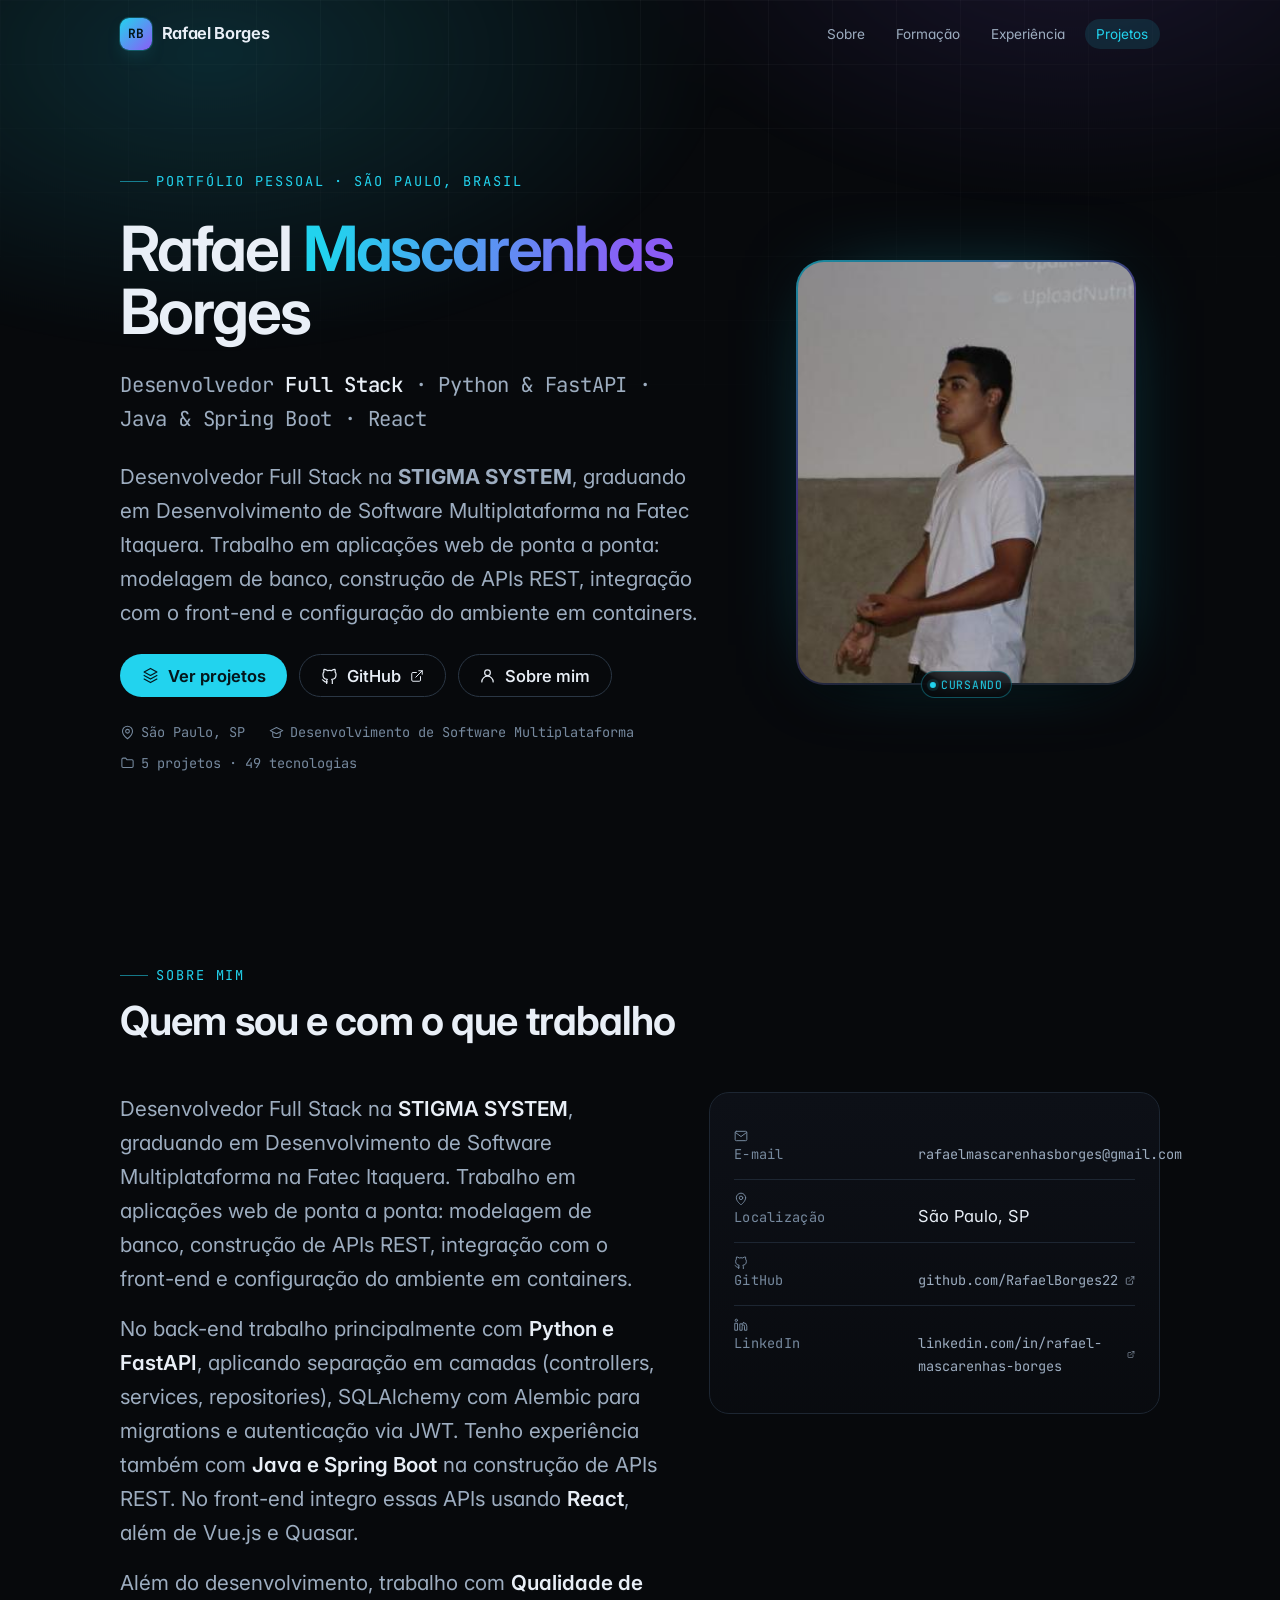
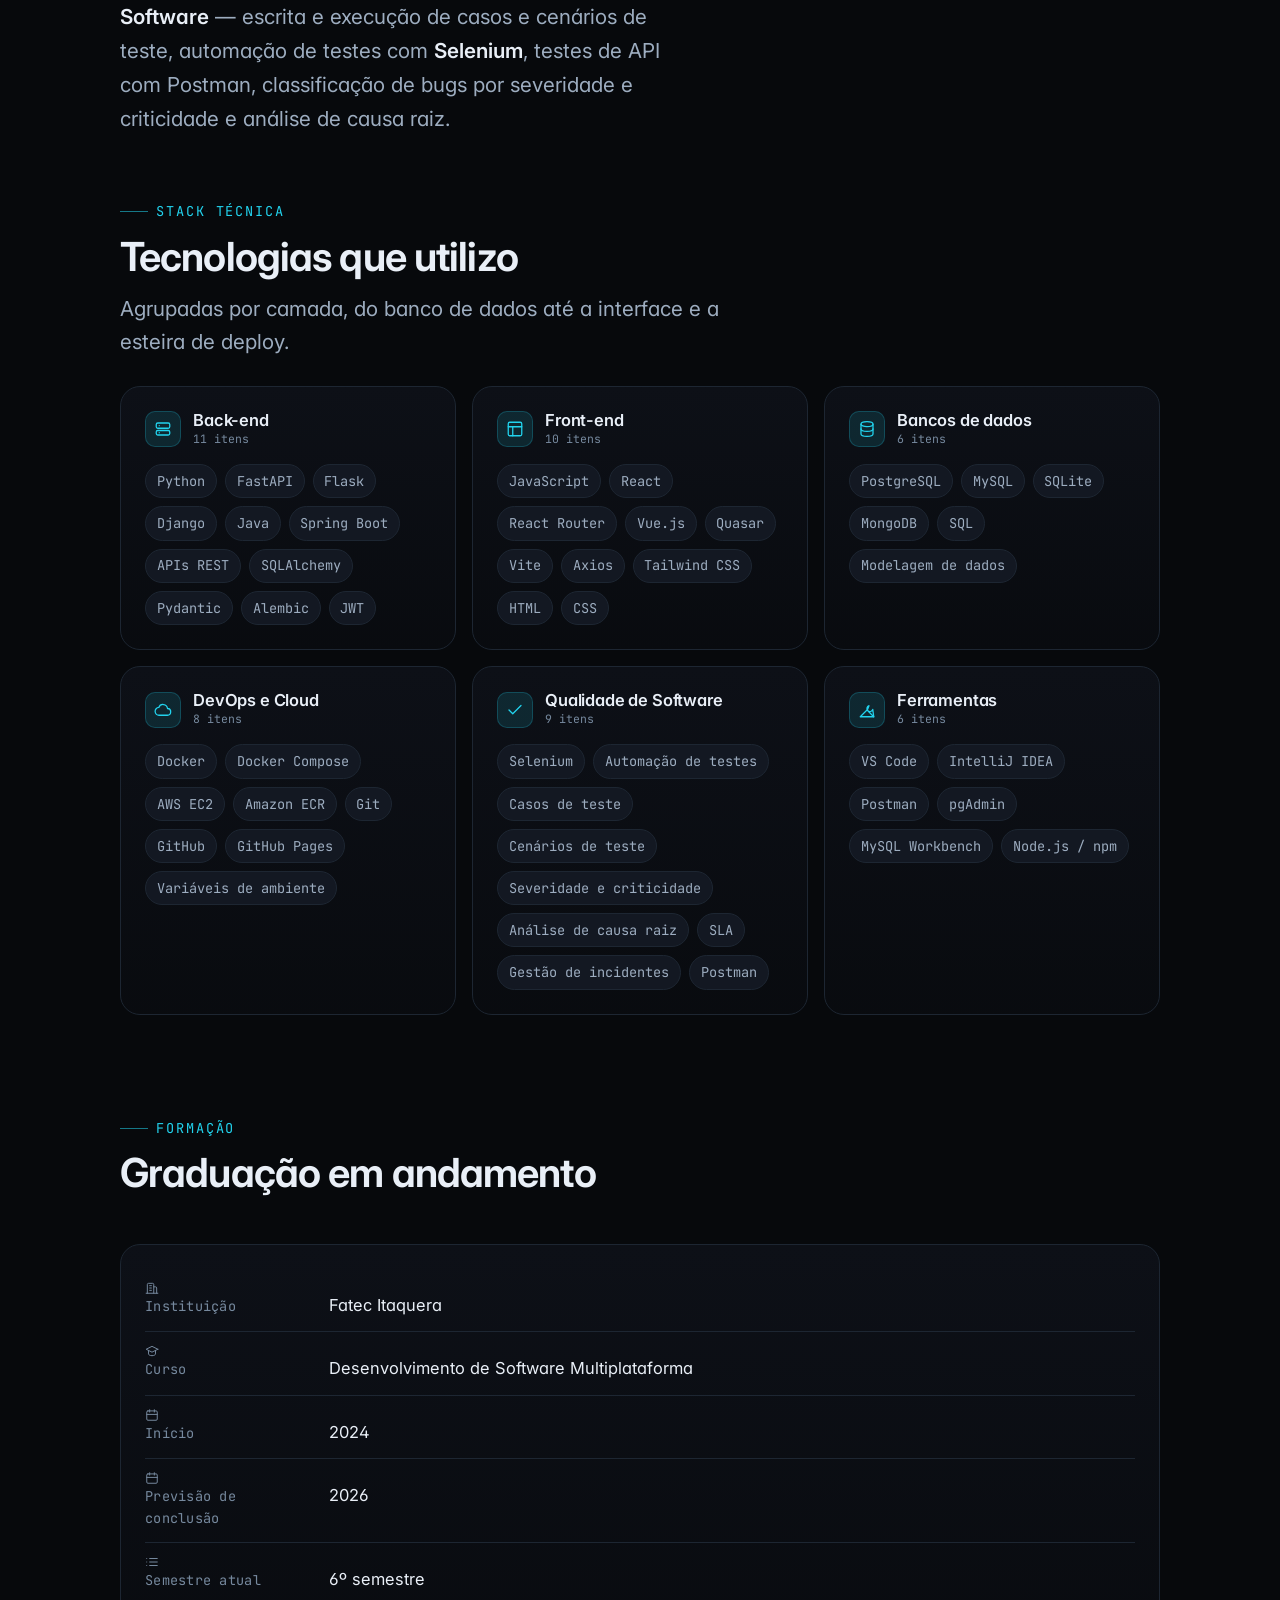
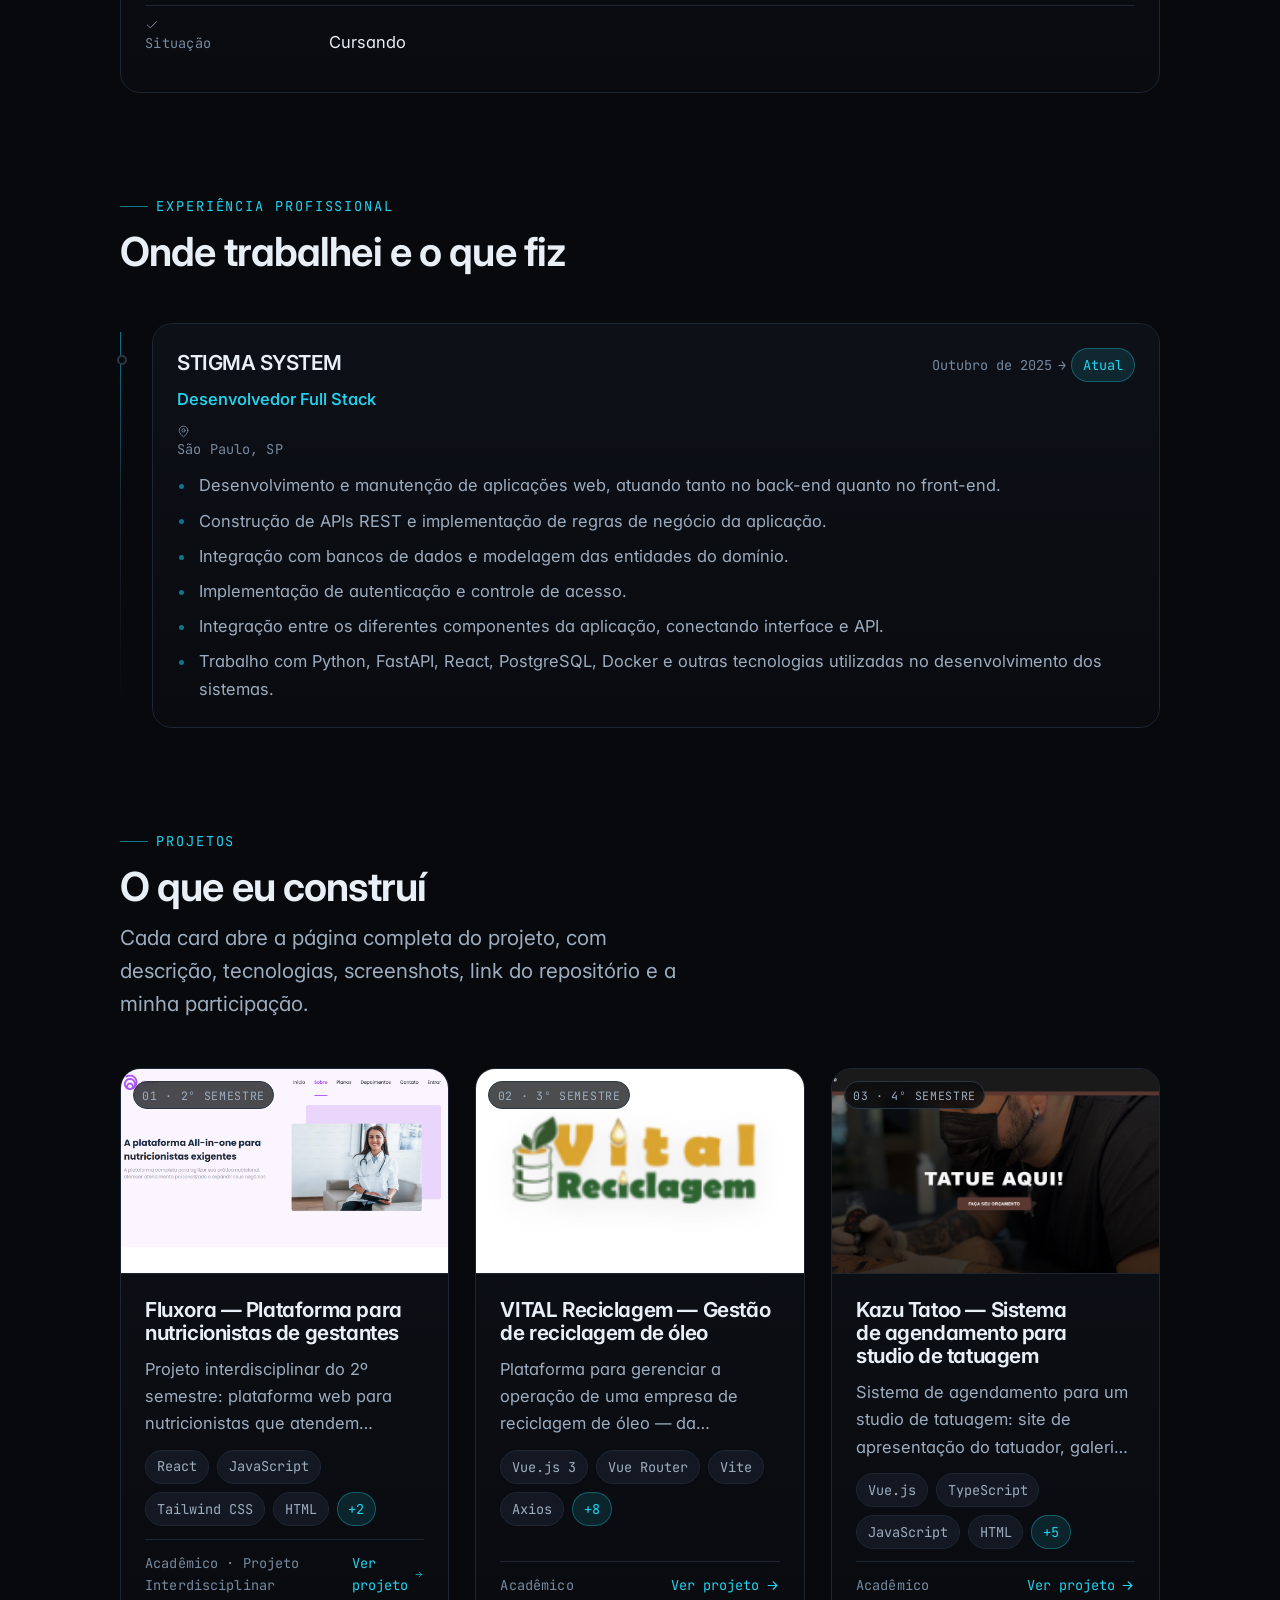
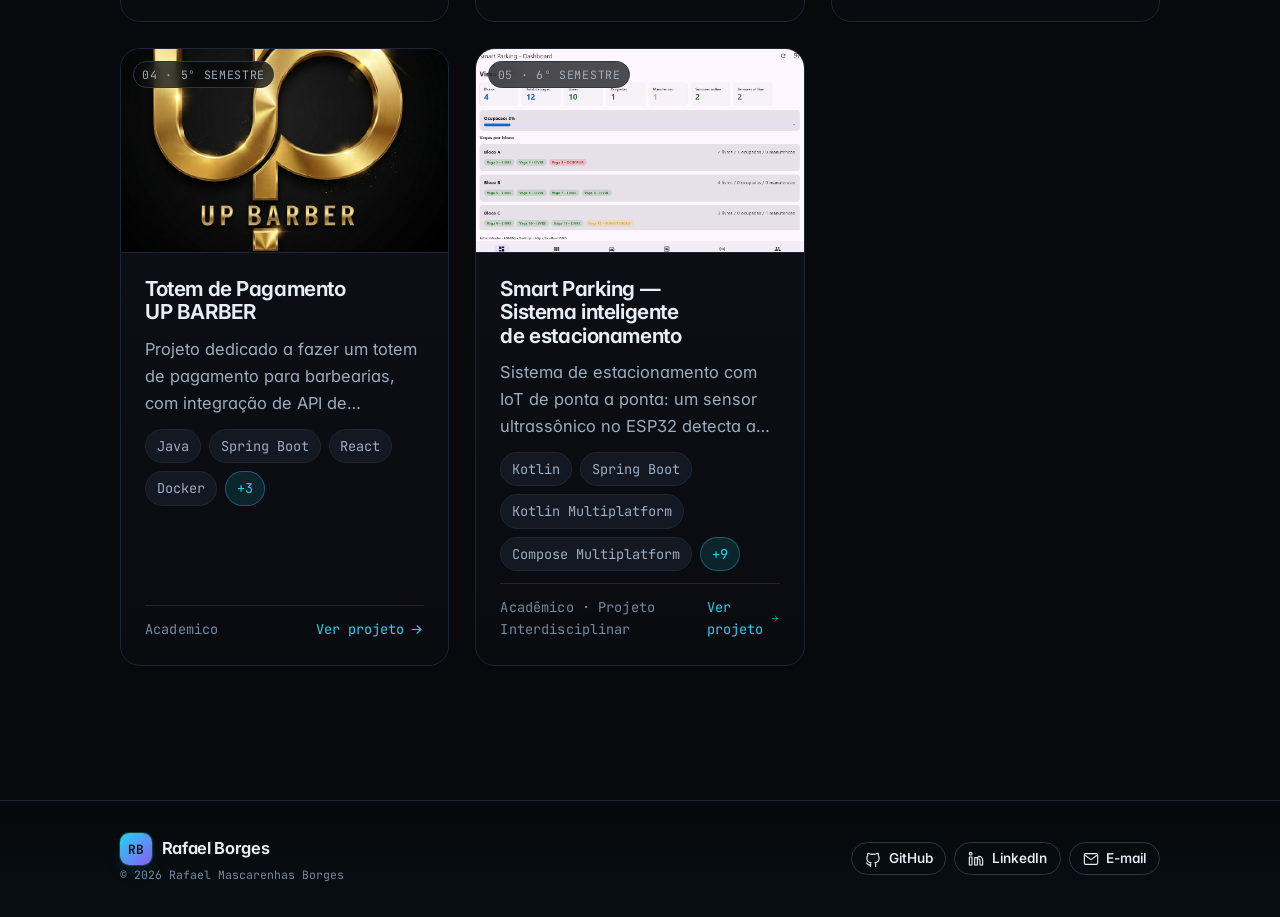
<file: index.html>
<!doctype html>
<html lang="pt-BR">
<head>
<meta charset="utf-8">
<meta name="viewport" content="width=device-width, initial-scale=1">
<title>Rafael Mascarenhas Borges — Portfólio</title>

<meta name="description" content="Portfólio de Rafael Mascarenhas Borges: desenvolvedor Full Stack com foco em Python, FastAPI, Java, Spring Boot, React, PostgreSQL, Docker e qualidade de software.">
<meta name="author" content="Rafael Mascarenhas Borges">
<meta name="theme-color" content="#07090c">

<meta property="og:type" content="website">
<meta property="og:title" content="Rafael Mascarenhas Borges — Portfólio">
<meta property="og:description" content="Desenvolvedor Full Stack · Python &amp; FastAPI · Java &amp; Spring Boot · React. Projetos, stack e experiência.">
<meta property="og:image" content="assets/img/foto.jpg">
<meta name="twitter:card" content="summary_large_image">

<link rel="icon" href="data:image/svg+xml,<svg xmlns='http://www.w3.org/2000/svg' viewBox='0 0 32 32'><rect width='32' height='32' rx='8' fill='%2322d3ee'/><text x='16' y='22' font-family='monospace' font-size='16' font-weight='700' text-anchor='middle' fill='%2304161b'>RB</text></svg>">

<link rel="preconnect" href="https://fonts.googleapis.com">
<link rel="preconnect" href="https://fonts.gstatic.com" crossorigin>
<link rel="stylesheet" href="https://fonts.googleapis.com/css2?family=Inter:wght@400;500;600;700&family=JetBrains+Mono:wght@400;500&display=swap">
<link rel="stylesheet" href="assets/css/style.css">
</head>

<body>
<a class="skip-link" href="#conteudo">Pular para o conteúdo</a>

<!-- ====================== Navegação ====================== -->
<header class="nav">
  <nav class="container nav__inner" aria-label="Navegação principal">
    <a class="brand" href="#top">
      <span class="brand__mark" aria-hidden="true">RB</span>
      <span class="brand__text">Rafael Borges</span>
    </a>

    <button class="nav__toggle" type="button" aria-expanded="false" aria-controls="menu" aria-label="Abrir menu">
      <svg viewBox="0 0 24 24" width="20" height="20" fill="none" stroke="currentColor" stroke-width="1.8" stroke-linecap="round" aria-hidden="true">
        <path d="M3 6h18M3 12h18M3 18h18"/>
      </svg>
    </button>

    <ul class="nav__links" id="menu">
      <li><a class="nav__link" href="#sobre">Sobre</a></li>
      <li><a class="nav__link" href="#formacao">Formação</a></li>
      <li><a class="nav__link" href="#experiencia">Experiência</a></li>
      <li><a class="nav__link" href="#cursos">Cursos</a></li>
      <li><a class="nav__link" href="#idiomas">Idiomas</a></li>
      <li><a class="nav__link" href="#projetos">Projetos</a></li>
    </ul>
  </nav>
</header>

<main id="conteudo">
  <span id="top"></span>

  <!-- ====================== Hero ====================== -->
  <section class="hero" data-mount="hero" aria-label="Apresentação"></section>

  <!-- ====================== Sobre + stack ====================== -->
  <section class="section" id="sobre">
    <div class="container">
      <div class="section__head reveal">
        <p class="eyebrow">Sobre mim</p>
        <h2 class="section__title">Quem sou e com o que trabalho</h2>
      </div>

      <div class="about" data-mount="sobre"></div>

      <div class="section__head reveal" style="margin-block: clamp(2.5rem,6vw,4rem) 1.75rem;">
        <p class="eyebrow">Stack técnica</p>
        <h2 class="section__title">Tecnologias que utilizo</h2>
        <p class="section__desc">Agrupadas por camada, do banco de dados até a interface e a esteira de deploy.</p>
      </div>

      <div class="stack-grid" data-mount="stack"></div>
    </div>
  </section>

  <!-- ====================== Formação ====================== -->
  <section class="section" id="formacao">
    <div class="container">
      <div class="section__head reveal">
        <p class="eyebrow">Formação</p>
        <h2 class="section__title">Graduação em andamento</h2>
      </div>

      <div data-mount="formacao"></div>
    </div>
  </section>

  <!-- ====================== Experiência ====================== -->
  <section class="section" id="experiencia">
    <div class="container">
      <div class="section__head reveal">
        <p class="eyebrow">Experiência profissional</p>
        <h2 class="section__title">Onde trabalhei e o que fiz</h2>
      </div>

      <div data-mount="experiencias"></div>
    </div>
  </section>

  <!-- ====================== Cursos de extensão ====================== -->
  <section class="section" id="cursos">
    <div class="container">
      <div class="section__head reveal">
        <p class="eyebrow">Cursos e certificações</p>
        <h2 class="section__title">Formação complementar</h2>
      </div>

      <div data-mount="cursos"></div>
    </div>
  </section>

  <!-- ====================== Idiomas ====================== -->
  <section class="section" id="idiomas">
    <div class="container">
      <div class="section__head reveal">
        <p class="eyebrow">Idiomas</p>
        <h2 class="section__title">Línguas que falo</h2>
      </div>

      <div data-mount="idiomas"></div>
    </div>
  </section>

  <!-- ====================== Projetos ====================== -->
  <section class="section" id="projetos">
    <div class="container">
      <div class="section__head reveal">
        <p class="eyebrow">Projetos</p>
        <h2 class="section__title">O que eu construí</h2>
        <p class="section__desc">Cada card abre a página completa do projeto, com descrição, tecnologias, screenshots, link do repositório e a minha participação.</p>
      </div>

      <div class="projects" data-mount="projetos"></div>
    </div>
  </section>
</main>

<footer class="footer" data-mount="footer"></footer>

<noscript>
  <div class="container" style="padding-block:2rem">
    <p class="notice">Este portfólio monta o conteúdo com JavaScript a partir de <code>assets/js/data.js</code>. Habilite o JavaScript para visualizar as informações e os projetos.</p>
  </div>
</noscript>

<script src="assets/js/data.js"></script>
<script src="assets/js/ui.js"></script>
<script src="assets/js/home.js"></script>
</body>
</html>
</file>
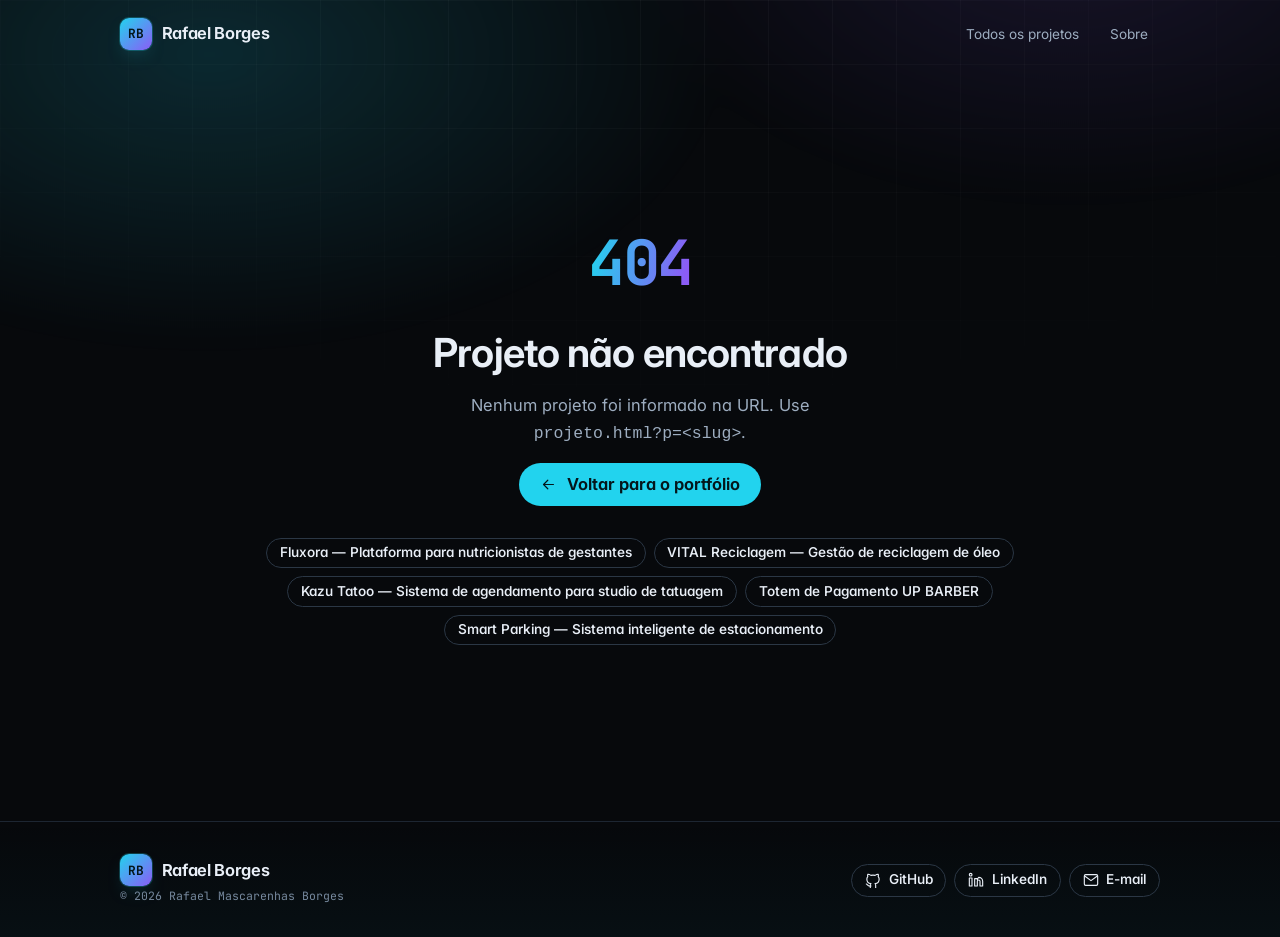
<file: projeto.html>
<!doctype html>
<html lang="pt-BR">
<head>
<meta charset="utf-8">
<meta name="viewport" content="width=device-width, initial-scale=1">
<title>Projeto — Rafael Mascarenhas Borges</title>

<meta name="description" content="Detalhes do projeto: descrição, tecnologias utilizadas, screenshots, repositório e participação de Rafael Mascarenhas Borges.">
<meta name="theme-color" content="#07090c">
<meta property="og:type" content="article">
<meta property="og:title" content="Projeto — Rafael Mascarenhas Borges">

<link rel="icon" href="data:image/svg+xml,<svg xmlns='http://www.w3.org/2000/svg' viewBox='0 0 32 32'><rect width='32' height='32' rx='8' fill='%2322d3ee'/><text x='16' y='22' font-family='monospace' font-size='16' font-weight='700' text-anchor='middle' fill='%2304161b'>RB</text></svg>">

<link rel="preconnect" href="https://fonts.googleapis.com">
<link rel="preconnect" href="https://fonts.gstatic.com" crossorigin>
<link rel="stylesheet" href="https://fonts.googleapis.com/css2?family=Inter:wght@400;500;600;700&family=JetBrains+Mono:wght@400;500&display=swap">
<link rel="stylesheet" href="assets/css/style.css">
</head>

<body>
<a class="skip-link" href="#conteudo">Pular para o conteúdo</a>

<header class="nav">
  <nav class="container nav__inner" aria-label="Navegação principal">
    <a class="brand" href="index.html">
      <span class="brand__mark" aria-hidden="true">RB</span>
      <span class="brand__text">Rafael Borges</span>
    </a>

    <ul class="nav__links" id="menu">
      <li><a class="nav__link" href="index.html#projetos">Todos os projetos</a></li>
      <li><a class="nav__link" href="index.html#sobre">Sobre</a></li>
    </ul>
  </nav>
</header>

<main id="conteudo" data-mount="projeto"></main>

<footer class="footer" data-mount="footer"></footer>

<noscript>
  <div class="container" style="padding-block:2rem">
    <p class="notice">Esta tela monta o conteúdo do projeto com JavaScript a partir de <code>assets/js/data.js</code>. Habilite o JavaScript para visualizá-la.</p>
  </div>
</noscript>

<script src="assets/js/data.js"></script>
<script src="assets/js/ui.js"></script>
<script src="assets/js/projeto.js"></script>
</body>
</html>
</file>
<file: assets/css/style.css>
/* ==========================================================================
   Portfólio — Rafael Mascarenhas Borges
   Design system em CSS puro. Sem build, sem dependências.
   ========================================================================== */

/* --------------------------------------------------------------------------
   1. Design tokens
   -------------------------------------------------------------------------- */
:root {
  color-scheme: dark;

  /* Superfícies */
  --bg:          #07090c;
  --surface-1:   #0d1017;
  --surface-2:   #131822;
  --surface-3:   #1a212d;

  /* Linhas */
  --line:        #1d2632;
  --line-strong: #2b3745;

  /* Texto */
  --fg:          #e9eff7;
  --fg-muted:    #9dadc0;
  --fg-subtle:   #76899e; /* 4.97:1 sobre --surface-2 — WCAG AA */

  /* Accent */
  --accent:      #22d3ee;
  --accent-deep: #0e7490;
  --accent-soft: rgb(34 211 238 / 12%);
  --violet:      #8b5cf6;
  --violet-soft: rgb(139 92 246 / 14%);

  /* Estados */
  --warn:        #fbbf24;
  --warn-soft:   rgb(251 191 36 / 10%);
  --warn-line:   rgb(251 191 36 / 40%);

  /* Tipografia */
  --font-sans: "Inter", ui-sans-serif, system-ui, -apple-system, "Segoe UI", Roboto, Arial, sans-serif;
  --font-mono: "JetBrains Mono", ui-monospace, SFMono-Regular, Menlo, Consolas, monospace;

  --step--2: clamp(0.69rem, 0.68rem + 0.05vw, 0.73rem);
  --step--1: clamp(0.79rem, 0.77rem + 0.1vw,  0.85rem);
  --step-0:  clamp(0.95rem, 0.92rem + 0.15vw, 1.03rem);
  --step-1:  clamp(1.1rem,  1.05rem + 0.3vw,  1.3rem);
  --step-2:  clamp(1.32rem, 1.18rem + 0.7vw,  1.75rem);
  --step-3:  clamp(1.7rem,  1.4rem  + 1.5vw,  2.5rem);
  --step-4:  clamp(2.1rem,  1.45rem + 3.2vw,  3.9rem);

  /* Ritmo e forma */
  --sp-1: 0.25rem;
  --sp-2: 0.5rem;
  --sp-3: 0.75rem;
  --sp-4: 1rem;
  --sp-5: 1.5rem;
  --sp-6: 2rem;
  --sp-7: 3rem;
  --sp-8: 4.5rem;
  --sp-9: 7rem;

  --r-xs:   6px;
  --r-sm:   10px;
  --r-md:   14px;
  --r-lg:   20px;
  --r-xl:   28px;
  --r-full: 999px;

  --shadow-1: 0 1px 2px rgb(0 0 0 / 40%);
  --shadow-2: 0 20px 44px -22px rgb(0 0 0 / 80%);
  --shadow-glow: 0 24px 64px -30px rgb(34 211 238 / 45%);

  --ease: cubic-bezier(0.22, 0.7, 0.24, 1);
  --dur:  0.38s;

  --container: 1120px;
  --nav-h:     68px;
}

/* --------------------------------------------------------------------------
   2. Reset
   -------------------------------------------------------------------------- */
*,
*::before,
*::after { box-sizing: border-box; }

* { margin: 0; }

html {
  -webkit-text-size-adjust: 100%;
  scroll-behavior: smooth;
  scroll-padding-top: calc(var(--nav-h) + var(--sp-5));
}

img,
picture,
svg,
video {
  display: block;
  max-width: 100%;
}

input,
button,
textarea,
select { font: inherit; color: inherit; }

button { background: none; border: 0; cursor: pointer; }

ul,
ol { list-style: none; padding: 0; }

a { color: inherit; text-decoration: none; }

:where(h1, h2, h3, h4) {
  line-height: 1.12;
  letter-spacing: -0.022em;
  text-wrap: balance;
  font-weight: 650;
}

p { text-wrap: pretty; }

/* --------------------------------------------------------------------------
   3. Base
   -------------------------------------------------------------------------- */
body {
  position: relative;
  min-height: 100dvh;
  background: var(--bg);
  color: var(--fg);
  font-family: var(--font-sans);
  font-size: var(--step-0);
  line-height: 1.65;
  font-feature-settings: "cv11", "ss01";
  overflow-x: hidden;
}

/* Grid técnico de fundo */
body::before {
  content: "";
  position: fixed;
  inset: 0;
  z-index: -2;
  pointer-events: none;
  background-image:
    linear-gradient(to right, rgb(255 255 255 / 3.2%) 1px, transparent 1px),
    linear-gradient(to bottom, rgb(255 255 255 / 3.2%) 1px, transparent 1px);
  background-size: 64px 64px;
  mask-image: radial-gradient(ellipse 100% 65% at 50% 0%, #000 15%, transparent 78%);
}

/* Glow do topo */
body::after {
  content: "";
  position: fixed;
  inset-block-start: -30vh;
  inset-inline: -10vw;
  block-size: 90vh;
  z-index: -1;
  pointer-events: none;
  background:
    radial-gradient(48% 52% at 22% 40%, rgb(34 211 238 / 16%), transparent 70%),
    radial-gradient(42% 48% at 78% 25%, rgb(139 92 246 / 13%), transparent 70%);
  filter: blur(12px);
}

::selection {
  background: var(--accent);
  color: #04161b;
}

:focus-visible {
  outline: 2px solid var(--accent);
  outline-offset: 3px;
  border-radius: var(--r-xs);
}

/* --------------------------------------------------------------------------
   4. Layout
   -------------------------------------------------------------------------- */
.container {
  width: 100%;
  max-width: var(--container);
  margin-inline: auto;
  padding-inline: clamp(1.15rem, 4vw, 2.5rem);
}

.section {
  padding-block: clamp(3.5rem, 8vw, var(--sp-9));
  position: relative;
}

.section + .section { padding-block-start: 0; }

.section__head {
  display: flex;
  flex-direction: column;
  gap: var(--sp-3);
  margin-block-end: clamp(1.75rem, 4vw, var(--sp-7));
  max-width: 62ch;
}

.section__title { font-size: var(--step-3); }

.section__desc {
  color: var(--fg-muted);
  font-size: var(--step-1);
  line-height: 1.6;
}

.divider {
  block-size: 1px;
  border: 0;
  background: linear-gradient(90deg, transparent, var(--line-strong) 18%, var(--line-strong) 82%, transparent);
}

/* --------------------------------------------------------------------------
   5. Primitivos de texto
   -------------------------------------------------------------------------- */
.eyebrow {
  display: inline-flex;
  align-items: center;
  gap: 0.6em;
  font-family: var(--font-mono);
  font-size: var(--step--1);
  letter-spacing: 0.14em;
  text-transform: uppercase;
  color: var(--accent);
}

.eyebrow::before {
  content: "";
  inline-size: 1.75rem;
  block-size: 1px;
  background: currentcolor;
  opacity: 0.55;
}

.mono {
  font-family: var(--font-mono);
  font-size: var(--step--1);
  letter-spacing: 0.01em;
}

.muted { color: var(--fg-muted); }
.subtle { color: var(--fg-subtle); }

.grad {
  background: linear-gradient(102deg, var(--accent) 8%, var(--violet) 88%);
  -webkit-background-clip: text;
  background-clip: text;
  color: transparent;
}

.skip-link {
  position: absolute;
  inset-block-start: -100px;
  inset-inline-start: var(--sp-4);
  z-index: 200;
  padding: var(--sp-3) var(--sp-4);
  background: var(--accent);
  color: #04161b;
  font-weight: 600;
  border-radius: var(--r-sm);
  transition: inset-block-start 0.2s var(--ease);
}

.skip-link:focus { inset-block-start: var(--sp-4); }

/* Marcação de dado ainda não confirmado (ver PENDENCIAS.md) */
.pending {
  display: inline-block;
  font-family: var(--font-mono);
  font-size: 0.86em;
  color: var(--warn);
  background: var(--warn-soft);
  border: 1px dashed var(--warn-line);
  border-radius: var(--r-xs);
  padding: 0.1em 0.5em;
  max-inline-size: 100%;
  overflow-wrap: break-word;
}

.notice {
  display: flex;
  gap: var(--sp-3);
  align-items: flex-start;
  padding: var(--sp-4) var(--sp-5);
  border: 1px dashed var(--warn-line);
  background: var(--warn-soft);
  border-radius: var(--r-md);
  color: var(--fg-muted);
  font-size: var(--step--1);
}

.notice svg {
  flex: none;
  color: var(--warn);
  margin-block-start: 0.15em;
}

/* --------------------------------------------------------------------------
   6. Botões
   -------------------------------------------------------------------------- */
.btn {
  --btn-bg: var(--surface-2);
  --btn-fg: var(--fg);
  --btn-line: var(--line-strong);

  display: inline-flex;
  align-items: center;
  justify-content: center;
  gap: 0.55em;
  padding: 0.72em 1.25em;
  background: var(--btn-bg);
  color: var(--btn-fg);
  border: 1px solid var(--btn-line);
  border-radius: var(--r-full);
  font-size: var(--step-0);
  font-weight: 550;
  line-height: 1;
  white-space: nowrap;
  transition: transform var(--dur) var(--ease),
              background-color var(--dur) var(--ease),
              border-color var(--dur) var(--ease),
              box-shadow var(--dur) var(--ease),
              color var(--dur) var(--ease);
}

.btn svg { flex: none; }

.btn:hover {
  transform: translateY(-2px);
  border-color: var(--accent);
  box-shadow: var(--shadow-glow);
}

.btn:active { transform: translateY(0); }

.btn--primary {
  --btn-bg: var(--accent);
  --btn-fg: #04161b;
  --btn-line: transparent;
  font-weight: 650;
}

.btn--primary:hover { background: #55e2f5; }

.btn--ghost {
  --btn-bg: transparent;
  --btn-line: var(--line-strong);
}

.btn--ghost:hover { background: var(--accent-soft); }

.btn--sm { padding: 0.55em 0.95em; font-size: var(--step--1); }

/* Botão inerte: link ainda não informado */
.btn[aria-disabled="true"] {
  white-space: normal;
  text-align: start;
  cursor: default;
  color: var(--fg-muted);
  line-height: 1.4;
}

.btn[aria-disabled="true"]:hover {
  transform: none;
  border-color: var(--warn-line);
  box-shadow: none;
}

/* --------------------------------------------------------------------------
   7. Chips e badges
   -------------------------------------------------------------------------- */
.chips {
  display: flex;
  flex-wrap: wrap;
  gap: var(--sp-2);
}

.chip {
  display: inline-flex;
  align-items: center;
  gap: 0.45em;
  padding: 0.36em 0.8em;
  background: var(--surface-2);
  border: 1px solid var(--line);
  border-radius: var(--r-full);
  font-family: var(--font-mono);
  font-size: var(--step--1);
  color: var(--fg-muted);
  transition: color var(--dur) var(--ease),
              border-color var(--dur) var(--ease),
              background-color var(--dur) var(--ease);
}

.chip:hover {
  color: var(--fg);
  border-color: var(--accent-deep);
  background: var(--accent-soft);
}

.chip--accent {
  color: var(--accent);
  border-color: rgb(34 211 238 / 32%);
  background: var(--accent-soft);
}

.badge {
  display: inline-flex;
  align-items: center;
  gap: 0.4em;
  padding: 0.28em 0.7em;
  border-radius: var(--r-full);
  font-family: var(--font-mono);
  font-size: var(--step--2);
  letter-spacing: 0.06em;
  text-transform: uppercase;
  background: rgb(7 9 12 / 72%);
  border: 1px solid var(--line-strong);
  color: var(--fg-muted);
  backdrop-filter: blur(8px);
}

.badge--live {
  color: var(--accent);
  border-color: rgb(34 211 238 / 35%);
}

.badge--live::before {
  content: "";
  inline-size: 6px;
  block-size: 6px;
  border-radius: 50%;
  background: var(--accent);
  box-shadow: 0 0 0 3px var(--accent-soft);
}

/* --------------------------------------------------------------------------
   8. Card (base com borda de gradiente no hover)
   -------------------------------------------------------------------------- */
.card {
  position: relative;
  background: linear-gradient(180deg, var(--surface-1), var(--bg) 140%);
  border: 1px solid var(--line);
  border-radius: var(--r-lg);
  transition: transform var(--dur) var(--ease),
              border-color var(--dur) var(--ease),
              box-shadow var(--dur) var(--ease);
}

.card::after {
  content: "";
  position: absolute;
  inset: 0;
  border-radius: inherit;
  padding: 1px;
  background: linear-gradient(135deg, rgb(34 211 238 / 55%), rgb(139 92 246 / 30%) 45%, transparent 72%);
  opacity: 0;
  transition: opacity var(--dur) var(--ease);
  pointer-events: none;
  -webkit-mask: linear-gradient(#000 0 0) content-box, linear-gradient(#000 0 0);
  -webkit-mask-composite: xor;
          mask-composite: exclude;
}

.card:hover::after,
.card:focus-within::after { opacity: 1; }

/* --------------------------------------------------------------------------
   9. Navegação
   -------------------------------------------------------------------------- */
.nav {
  position: sticky;
  inset-block-start: 0;
  z-index: 100;
  block-size: var(--nav-h);
  display: flex;
  align-items: center;
  border-block-end: 1px solid transparent;
  transition: background-color 0.3s var(--ease),
              border-color 0.3s var(--ease),
              backdrop-filter 0.3s var(--ease);
}

.nav.is-scrolled {
  background: rgb(7 9 12 / 78%);
  backdrop-filter: blur(14px) saturate(140%);
  border-block-end-color: var(--line);
}

.nav__inner {
  display: flex;
  align-items: center;
  justify-content: space-between;
  gap: var(--sp-5);
}

.brand {
  display: inline-flex;
  align-items: center;
  gap: 0.6rem;
  font-weight: 650;
  letter-spacing: -0.02em;
}

.brand__mark {
  display: grid;
  place-items: center;
  inline-size: 32px;
  block-size: 32px;
  border-radius: 9px;
  background: linear-gradient(135deg, var(--accent), var(--violet));
  color: #04161b;
  font-family: var(--font-mono);
  font-size: 0.8rem;
  font-weight: 700;
  box-shadow: 0 0 0 1px rgb(34 211 238 / 25%), 0 8px 20px -10px rgb(34 211 238 / 60%);
}

.brand__text { font-size: var(--step-0); }

.nav__links {
  display: flex;
  align-items: center;
  gap: var(--sp-2);
}

.nav__link {
  position: relative;
  padding: 0.5em 0.85em;
  border-radius: var(--r-full);
  font-size: var(--step--1);
  color: var(--fg-muted);
  transition: color var(--dur) var(--ease), background-color var(--dur) var(--ease);
}

.nav__link:hover { color: var(--fg); background: var(--surface-2); }

.nav__link.is-active { color: var(--accent); background: var(--accent-soft); }

.nav__toggle {
  display: none;
  padding: 0.5rem;
  color: var(--fg-muted);
  border: 1px solid var(--line);
  border-radius: var(--r-sm);
}

/* --------------------------------------------------------------------------
   10. Hero
   -------------------------------------------------------------------------- */
.hero { padding-block: clamp(3rem, 8vw, 6.5rem) clamp(3rem, 7vw, 5.5rem); }

.hero__grid {
  display: grid;
  grid-template-columns: minmax(0, 1.35fr) minmax(0, 0.9fr);
  gap: clamp(2rem, 6vw, 4.5rem);
  align-items: center;
}

.hero__intro {
  display: flex;
  flex-direction: column;
  align-items: flex-start;
  gap: var(--sp-5);
}

.hero__name {
  font-size: var(--step-4);
  letter-spacing: -0.035em;
  line-height: 1.02;
}

.hero__headline {
  font-family: var(--font-mono);
  font-size: var(--step-1);
  color: var(--fg-muted);
  letter-spacing: -0.01em;
}

.hero__headline b { color: var(--fg); font-weight: 500; }

.hero__resumo {
  color: var(--fg-muted);
  font-size: var(--step-1);
  max-width: 54ch;
}

.hero__actions {
  display: flex;
  flex-wrap: wrap;
  gap: var(--sp-3);
}

.hero__meta {
  display: flex;
  flex-wrap: wrap;
  gap: var(--sp-2) var(--sp-5);
  font-family: var(--font-mono);
  font-size: var(--step--1);
  color: var(--fg-subtle);
}

.hero__meta li {
  display: inline-flex;
  align-items: center;
  gap: 0.45em;
}

/* Foto */
.photo {
  position: relative;
  justify-self: center;
  inline-size: min(340px, 100%);
  aspect-ratio: 4 / 5;
  border-radius: var(--r-xl);
  padding: 2px;
  background: linear-gradient(150deg, rgb(34 211 238 / 65%), rgb(139 92 246 / 45%) 40%, var(--line) 78%);
  box-shadow: var(--shadow-2), 0 0 90px -40px rgb(34 211 238 / 55%);
}

.photo__frame {
  position: relative;
  block-size: 100%;
  border-radius: calc(var(--r-xl) - 2px);
  overflow: hidden;
  background: var(--surface-2);
}

.photo__frame > img {
  inline-size: 100%;
  block-size: 100%;
  object-fit: cover;
}

.photo__fallback {
  display: grid;
  place-items: center;
  block-size: 100%;
  gap: 0.4rem;
  background:
    radial-gradient(80% 60% at 50% 0%, rgb(34 211 238 / 14%), transparent 70%),
    var(--surface-2);
  text-align: center;
  padding: var(--sp-4);
}

.photo__initials {
  font-family: var(--font-mono);
  font-size: clamp(2.5rem, 8vw, 3.5rem);
  font-weight: 700;
  letter-spacing: -0.04em;
  color: var(--accent);
}

.photo__hint {
  font-family: var(--font-mono);
  font-size: var(--step--2);
  color: var(--fg-subtle);
  line-height: 1.5;
}

.photo__tag {
  position: absolute;
  inset-block-end: -0.85rem;
  inset-inline-start: 50%;
  translate: -50% 0;
  white-space: nowrap;
}

/* --------------------------------------------------------------------------
   11. Stack técnica
   -------------------------------------------------------------------------- */
.stack-grid {
  display: grid;
  grid-template-columns: repeat(auto-fit, minmax(255px, 1fr));
  gap: var(--sp-4);
}

.stack-card { padding: var(--sp-5); }

.stack-card__head {
  display: flex;
  align-items: center;
  gap: var(--sp-3);
  margin-block-end: var(--sp-4);
}

.stack-card__icon {
  display: grid;
  place-items: center;
  inline-size: 36px;
  block-size: 36px;
  flex: none;
  border-radius: var(--r-sm);
  background: var(--accent-soft);
  border: 1px solid rgb(34 211 238 / 22%);
  color: var(--accent);
}

.stack-card__title {
  font-size: var(--step-0);
  font-weight: 600;
  letter-spacing: -0.01em;
}

.stack-card__count {
  font-family: var(--font-mono);
  font-size: var(--step--2);
  color: var(--fg-subtle);
}

/* --------------------------------------------------------------------------
   12. Sobre / formação
   -------------------------------------------------------------------------- */
.about {
  display: grid;
  grid-template-columns: minmax(0, 1.2fr) minmax(0, 1fr);
  gap: clamp(1.5rem, 4vw, var(--sp-7));
  align-items: start;
}

.prose {
  display: flex;
  flex-direction: column;
  gap: var(--sp-4);
  color: var(--fg-muted);
  font-size: var(--step-1);
  max-width: 60ch;
}

.prose strong { color: var(--fg); font-weight: 600; }

.datalist {
  display: grid;
  gap: 0;
  padding: var(--sp-5);
}

.datalist__row {
  display: grid;
  grid-template-columns: 10.5rem minmax(0, 1fr);
  gap: var(--sp-4);
  padding-block: var(--sp-3);
  align-items: baseline;
}

.datalist__row + .datalist__row { border-block-start: 1px solid var(--line); }

.datalist__key {
  font-family: var(--font-mono);
  font-size: var(--step--1);
  color: var(--fg-subtle);
  letter-spacing: 0.02em;
}

.datalist__val { font-size: var(--step-0); }

/* --------------------------------------------------------------------------
   13. Timeline (experiência profissional)
   -------------------------------------------------------------------------- */
.timeline {
  display: flex;
  flex-direction: column;
  gap: var(--sp-4);
  position: relative;
  padding-inline-start: clamp(1.25rem, 3vw, 2rem);
}

.timeline::before {
  content: "";
  position: absolute;
  inset-block: 0.6rem 1rem;
  inset-inline-start: 0;
  inline-size: 1px;
  background: linear-gradient(180deg, var(--accent-deep), var(--line) 45%, transparent);
}

.tl-item { padding: var(--sp-5); }

.tl-item::before {
  content: "";
  position: absolute;
  inset-block-start: calc(var(--sp-5) + 0.45rem);
  inset-inline-start: calc(-1 * clamp(1.25rem, 3vw, 2rem) - 4.5px);
  inline-size: 10px;
  block-size: 10px;
  border-radius: 50%;
  background: var(--bg);
  border: 2px solid var(--line-strong);
  transition: border-color var(--dur) var(--ease), box-shadow var(--dur) var(--ease);
  z-index: 1;
}

.tl-item:hover::before {
  border-color: var(--accent);
  box-shadow: 0 0 0 4px var(--accent-soft);
}

.tl-item__top {
  display: flex;
  flex-wrap: wrap;
  align-items: baseline;
  justify-content: space-between;
  gap: var(--sp-2) var(--sp-4);
  margin-block-end: var(--sp-1);
}

.tl-item__empresa { font-size: var(--step-1); font-weight: 600; }

.tl-item__periodo {
  display: flex;
  flex-wrap: wrap;
  align-items: center;
  gap: 0.4em;
  font-family: var(--font-mono);
  font-size: var(--step--1);
  color: var(--fg-subtle);
}

.tl-item__cargo {
  color: var(--accent);
  font-size: var(--step-0);
  font-weight: 550;
  margin-block-end: var(--sp-3);
}

.bullets {
  display: flex;
  flex-direction: column;
  gap: var(--sp-2);
  color: var(--fg-muted);
}

.bullets li {
  position: relative;
  padding-inline-start: 1.35em;
  font-size: var(--step-0);
}

.bullets li::before {
  content: "";
  position: absolute;
  inset-block-start: 0.72em;
  inset-inline-start: 0.1em;
  inline-size: 5px;
  block-size: 5px;
  border-radius: 50%;
  background: var(--accent-deep);
}

/* --------------------------------------------------------------------------
   14. Cursos de extensão
   -------------------------------------------------------------------------- */
.cards-grid {
  display: grid;
  grid-template-columns: repeat(auto-fit, minmax(290px, 1fr));
  gap: var(--sp-4);
}

.curso { padding: var(--sp-5); display: flex; flex-direction: column; gap: var(--sp-4); }

.curso__nome { font-size: var(--step-1); }

.curso__meta {
  display: grid;
  gap: var(--sp-2);
  margin-block-start: auto;
}

.curso__meta div {
  display: flex;
  align-items: center;
  gap: 0.55em;
  font-family: var(--font-mono);
  font-size: var(--step--1);
  color: var(--fg-muted);
}

.curso__meta svg { flex: none; color: var(--fg-subtle); }

/* --------------------------------------------------------------------------
   15. Idiomas
   -------------------------------------------------------------------------- */
.langs {
  display: grid;
  grid-template-columns: repeat(auto-fit, minmax(280px, 1fr));
  gap: var(--sp-4);
}

.lang { padding: var(--sp-5); }

.lang__top {
  display: flex;
  align-items: baseline;
  justify-content: space-between;
  gap: var(--sp-3);
  margin-block-end: var(--sp-3);
}

.lang__nome { font-size: var(--step-1); font-weight: 600; }

.lang__nivel {
  font-family: var(--font-mono);
  font-size: var(--step--1);
  color: var(--accent);
}

.lang__track {
  block-size: 6px;
  border-radius: var(--r-full);
  background: var(--surface-3);
  overflow: hidden;
}

.lang__fill {
  display: block;
  block-size: 100%;
  border-radius: inherit;
  background: linear-gradient(90deg, var(--accent-deep), var(--accent));
  inline-size: var(--pct, 0%);
  transition: inline-size 1s var(--ease) 0.15s;
}

.lang__scale {
  display: flex;
  justify-content: space-between;
  margin-block-start: var(--sp-2);
  font-family: var(--font-mono);
  font-size: var(--step--2);
  color: var(--fg-subtle);
}

.lang__nota {
  margin-block-start: var(--sp-3);
  font-size: var(--step--1);
  color: var(--fg-muted);
}

/* --------------------------------------------------------------------------
   16. Cards de projeto
   -------------------------------------------------------------------------- */
.projects {
  display: grid;
  grid-template-columns: repeat(auto-fill, minmax(320px, 1fr));
  gap: clamp(1rem, 2.5vw, 1.65rem);
}

.pcard {
  display: flex;
  flex-direction: column;
  overflow: hidden;
}

.pcard:hover { transform: translateY(-4px); box-shadow: var(--shadow-2); }

.pcard__media {
  position: relative;
  aspect-ratio: 16 / 10;
  background:
    radial-gradient(90% 80% at 30% 0%, rgb(34 211 238 / 10%), transparent 70%),
    var(--surface-2);
  border-block-end: 1px solid var(--line);
  overflow: hidden;
}

.pcard__media > img {
  inline-size: 100%;
  block-size: 100%;
  object-fit: cover;
  transition: scale 0.6s var(--ease);
}

.pcard:hover .pcard__media > img { scale: 1.04; }

.pcard__media .badge {
  position: absolute;
  inset-block-start: var(--sp-3);
  inset-inline-start: var(--sp-3);
  z-index: 2;
}

.media-empty {
  display: grid;
  place-items: center;
  align-content: center;
  gap: var(--sp-2);
  block-size: 100%;
  padding: var(--sp-4);
  text-align: center;
  background-image:
    repeating-linear-gradient(-45deg, rgb(255 255 255 / 2.5%) 0 10px, transparent 10px 20px);
}

.media-empty svg { color: var(--fg-subtle); }

.media-empty span {
  font-family: var(--font-mono);
  font-size: var(--step--2);
  color: var(--fg-subtle);
}

.pcard__body {
  display: flex;
  flex-direction: column;
  gap: var(--sp-3);
  padding: var(--sp-5);
  flex: 1;
}

.pcard__nome {
  font-size: var(--step-1);
  letter-spacing: -0.02em;
}

.pcard__nome a { transition: color var(--dur) var(--ease); }

.pcard:hover .pcard__nome a { color: var(--accent); }

/* Toda a área do card é clicável, mantendo o link real acessível */
.pcard__nome a::after {
  content: "";
  position: absolute;
  inset: 0;
  z-index: 3;
  border-radius: var(--r-lg);
}

.pcard__resumo {
  color: var(--fg-muted);
  font-size: var(--step-0);
  display: -webkit-box;
  -webkit-line-clamp: 3;
  -webkit-box-orient: vertical;
  overflow: hidden;
}

.pcard__foot {
  display: flex;
  align-items: center;
  justify-content: space-between;
  gap: var(--sp-3);
  margin-block-start: auto;
  padding-block-start: var(--sp-3);
  border-block-start: 1px solid var(--line);
}

.pcard__cta {
  display: inline-flex;
  align-items: center;
  gap: 0.4em;
  font-family: var(--font-mono);
  font-size: var(--step--1);
  color: var(--accent);
}

.pcard__cta svg { transition: translate var(--dur) var(--ease); }

.pcard:hover .pcard__cta svg { translate: 3px 0; }

/* --------------------------------------------------------------------------
   17. Página de projeto
   -------------------------------------------------------------------------- */
.crumb {
  display: inline-flex;
  align-items: center;
  gap: 0.5em;
  font-family: var(--font-mono);
  font-size: var(--step--1);
  color: var(--fg-muted);
  transition: color var(--dur) var(--ease), translate var(--dur) var(--ease);
}

.crumb:hover { color: var(--accent); translate: -3px 0; }

.p-hero {
  padding-block: clamp(2rem, 5vw, 3.5rem) clamp(2rem, 5vw, 3rem);
  display: flex;
  flex-direction: column;
  gap: var(--sp-5);
  align-items: flex-start;
}

.p-hero__badges {
  display: flex;
  flex-wrap: wrap;
  gap: var(--sp-2);
}

.p-hero__title { font-size: var(--step-3); max-width: 24ch; }

.p-hero__resumo {
  color: var(--fg-muted);
  font-size: var(--step-1);
  max-width: 68ch;
}

.p-hero__actions {
  display: flex;
  flex-wrap: wrap;
  gap: var(--sp-3);
}

.p-layout {
  display: grid;
  grid-template-columns: minmax(0, 1fr) minmax(0, 20rem);
  gap: clamp(1.5rem, 4vw, var(--sp-7));
  align-items: start;
  padding-block-end: var(--sp-8);
}

.p-block + .p-block { margin-block-start: clamp(2rem, 5vw, var(--sp-7)); }

.p-block__title {
  display: flex;
  align-items: center;
  gap: var(--sp-3);
  font-size: var(--step-2);
  margin-block-end: var(--sp-4);
}

.p-block__title svg { color: var(--accent); flex: none; }

.highlight {
  position: relative;
  padding: var(--sp-5) var(--sp-5) var(--sp-5) calc(var(--sp-5) + 4px);
  border-radius: var(--r-md);
  background: linear-gradient(100deg, var(--accent-soft), transparent 65%);
  border: 1px solid rgb(34 211 238 / 20%);
}

.highlight::before {
  content: "";
  position: absolute;
  inset-block: var(--sp-4);
  inset-inline-start: 0;
  inline-size: 3px;
  border-radius: var(--r-full);
  background: linear-gradient(180deg, var(--accent), var(--violet));
}

.p-aside {
  position: sticky;
  inset-block-start: calc(var(--nav-h) + var(--sp-4));
  display: flex;
  flex-direction: column;
  gap: var(--sp-4);
}

.p-aside__card { padding: var(--sp-5); }

.p-aside__label {
  font-family: var(--font-mono);
  font-size: var(--step--2);
  letter-spacing: 0.12em;
  text-transform: uppercase;
  color: var(--fg-subtle);
  margin-block-end: var(--sp-3);
}

/* Screenshots */
.shots {
  display: grid;
  grid-template-columns: repeat(auto-fit, minmax(300px, 1fr));
  gap: var(--sp-4);
}

.shot {
  overflow: hidden;
  padding: 0;
  text-align: start;
  inline-size: 100%;
  display: flex;
  flex-direction: column;
}

.shot:hover { transform: translateY(-3px); }

.shot__img {
  aspect-ratio: 16 / 10;
  background: var(--surface-2);
  overflow: hidden;
  position: relative;
}

.shot__img > img { inline-size: 100%; block-size: 100%; object-fit: cover; }

.shot__legenda {
  padding: var(--sp-3) var(--sp-4);
  font-size: var(--step--1);
  color: var(--fg-muted);
  border-block-start: 1px solid var(--line);
}

/* Navegação entre projetos */
.p-nav {
  display: grid;
  grid-template-columns: repeat(auto-fit, minmax(260px, 1fr));
  gap: var(--sp-4);
  padding-block: var(--sp-6) var(--sp-8);
}

.p-nav__item {
  padding: var(--sp-5);
  display: flex;
  flex-direction: column;
  gap: var(--sp-2);
}

.p-nav__item:hover { border-color: var(--line-strong); }

.p-nav__dir {
  font-family: var(--font-mono);
  font-size: var(--step--2);
  letter-spacing: 0.1em;
  text-transform: uppercase;
  color: var(--accent);
}

.p-nav__nome { font-size: var(--step-0); font-weight: 600; }

.p-nav__item--next { text-align: end; align-items: flex-end; }

/* Estado vazio / slug inválido */
.empty-state {
  display: flex;
  flex-direction: column;
  align-items: center;
  gap: var(--sp-4);
  text-align: center;
  padding-block: clamp(4rem, 14vw, 9rem);
}

.empty-state__code {
  font-family: var(--font-mono);
  font-size: var(--step-4);
  font-weight: 700;
  letter-spacing: -0.04em;
}

/* --------------------------------------------------------------------------
   18. Lightbox
   -------------------------------------------------------------------------- */
.lightbox {
  position: fixed;
  inset: 0;
  z-index: 200;
  display: grid;
  grid-template-rows: auto 1fr auto;
  gap: var(--sp-4);
  padding: clamp(0.75rem, 3vw, var(--sp-5));
  background: rgb(4 6 9 / 88%);
  backdrop-filter: blur(10px);
  opacity: 0;
  visibility: hidden;
  transition: opacity 0.28s var(--ease), visibility 0.28s;
}

.lightbox.is-open { opacity: 1; visibility: visible; }

.lightbox__bar {
  display: flex;
  align-items: center;
  justify-content: space-between;
  gap: var(--sp-4);
}

.lightbox__count {
  font-family: var(--font-mono);
  font-size: var(--step--1);
  color: var(--fg-subtle);
}

.lightbox__stage {
  display: grid;
  place-items: center;
  min-block-size: 0;
}

.lightbox__stage img {
  max-inline-size: 100%;
  max-block-size: 100%;
  object-fit: contain;
  border-radius: var(--r-md);
  border: 1px solid var(--line-strong);
  box-shadow: var(--shadow-2);
}

.lightbox__foot {
  display: flex;
  align-items: center;
  justify-content: center;
  gap: var(--sp-4);
  text-align: center;
}

.icon-btn {
  display: grid;
  place-items: center;
  inline-size: 42px;
  block-size: 42px;
  border-radius: var(--r-full);
  border: 1px solid var(--line-strong);
  background: var(--surface-1);
  color: var(--fg-muted);
  transition: color var(--dur) var(--ease), border-color var(--dur) var(--ease),
              background-color var(--dur) var(--ease);
}

.icon-btn:hover { color: var(--accent); border-color: var(--accent); background: var(--accent-soft); }

/* --------------------------------------------------------------------------
   19. Rodapé
   -------------------------------------------------------------------------- */
.footer {
  border-block-start: 1px solid var(--line);
  margin-block-start: var(--sp-6);
  background: linear-gradient(180deg, transparent, rgb(34 211 238 / 3.5%));
}

.footer__inner {
  display: flex;
  flex-wrap: wrap;
  align-items: center;
  justify-content: space-between;
  gap: var(--sp-5);
  padding-block: var(--sp-6);
}

.footer__links {
  display: flex;
  flex-wrap: wrap;
  gap: var(--sp-2);
}

.footer__legal {
  font-family: var(--font-mono);
  font-size: var(--step--2);
  color: var(--fg-subtle);
  line-height: 1.7;
}

/* --------------------------------------------------------------------------
   20. Animação de entrada
   -------------------------------------------------------------------------- */
.reveal {
  opacity: 0;
  translate: 0 18px;
  transition: opacity 0.55s var(--ease), translate 0.55s var(--ease);
}

.reveal.is-visible { opacity: 1; translate: 0 0; }

/* --------------------------------------------------------------------------
   21. Responsivo
   -------------------------------------------------------------------------- */
@media (width <= 960px) {
  .hero__grid { grid-template-columns: 1fr; }

  .hero__intro { order: 2; }

  .photo { order: 1; justify-self: start; inline-size: min(240px, 60%); }

  .about { grid-template-columns: 1fr; }

  .p-layout { grid-template-columns: 1fr; }

  .p-aside { position: static; }
}

@media (width <= 720px) {
  :root { --nav-h: 60px; }

  .nav__toggle { display: grid; place-items: center; }

  .nav__links {
    position: absolute;
    inset-block-start: var(--nav-h);
    inset-inline: clamp(1.15rem, 4vw, 2.5rem);
    flex-direction: column;
    align-items: stretch;
    gap: var(--sp-1);
    padding: var(--sp-3);
    background: rgb(13 16 23 / 97%);
    backdrop-filter: blur(14px);
    border: 1px solid var(--line);
    border-radius: var(--r-md);
    box-shadow: var(--shadow-2);
    display: none;
  }

  .nav__links.is-open { display: flex; }

  .nav__link { padding: 0.7em 0.9em; font-size: var(--step-0); }

  .datalist__row { grid-template-columns: 1fr; gap: var(--sp-1); }

  .p-nav__item--next { text-align: start; align-items: flex-start; }
}

/* --------------------------------------------------------------------------
   22. Preferências do usuário
   -------------------------------------------------------------------------- */
@media (prefers-reduced-motion: reduce) {
  html { scroll-behavior: auto; }

  *,
  *::before,
  *::after {
    animation-duration: 0.01ms !important;
    animation-iteration-count: 1 !important;
    transition-duration: 0.01ms !important;
  }

  .reveal { opacity: 1; translate: none; }
}

@media print {
  body::before,
  body::after,
  .nav,
  .lightbox { display: none !important; }

  body { background: #fff; color: #000; }

  .card, .datalist, .tl-item { border-color: #ccc; background: #fff; }
}
</file>
